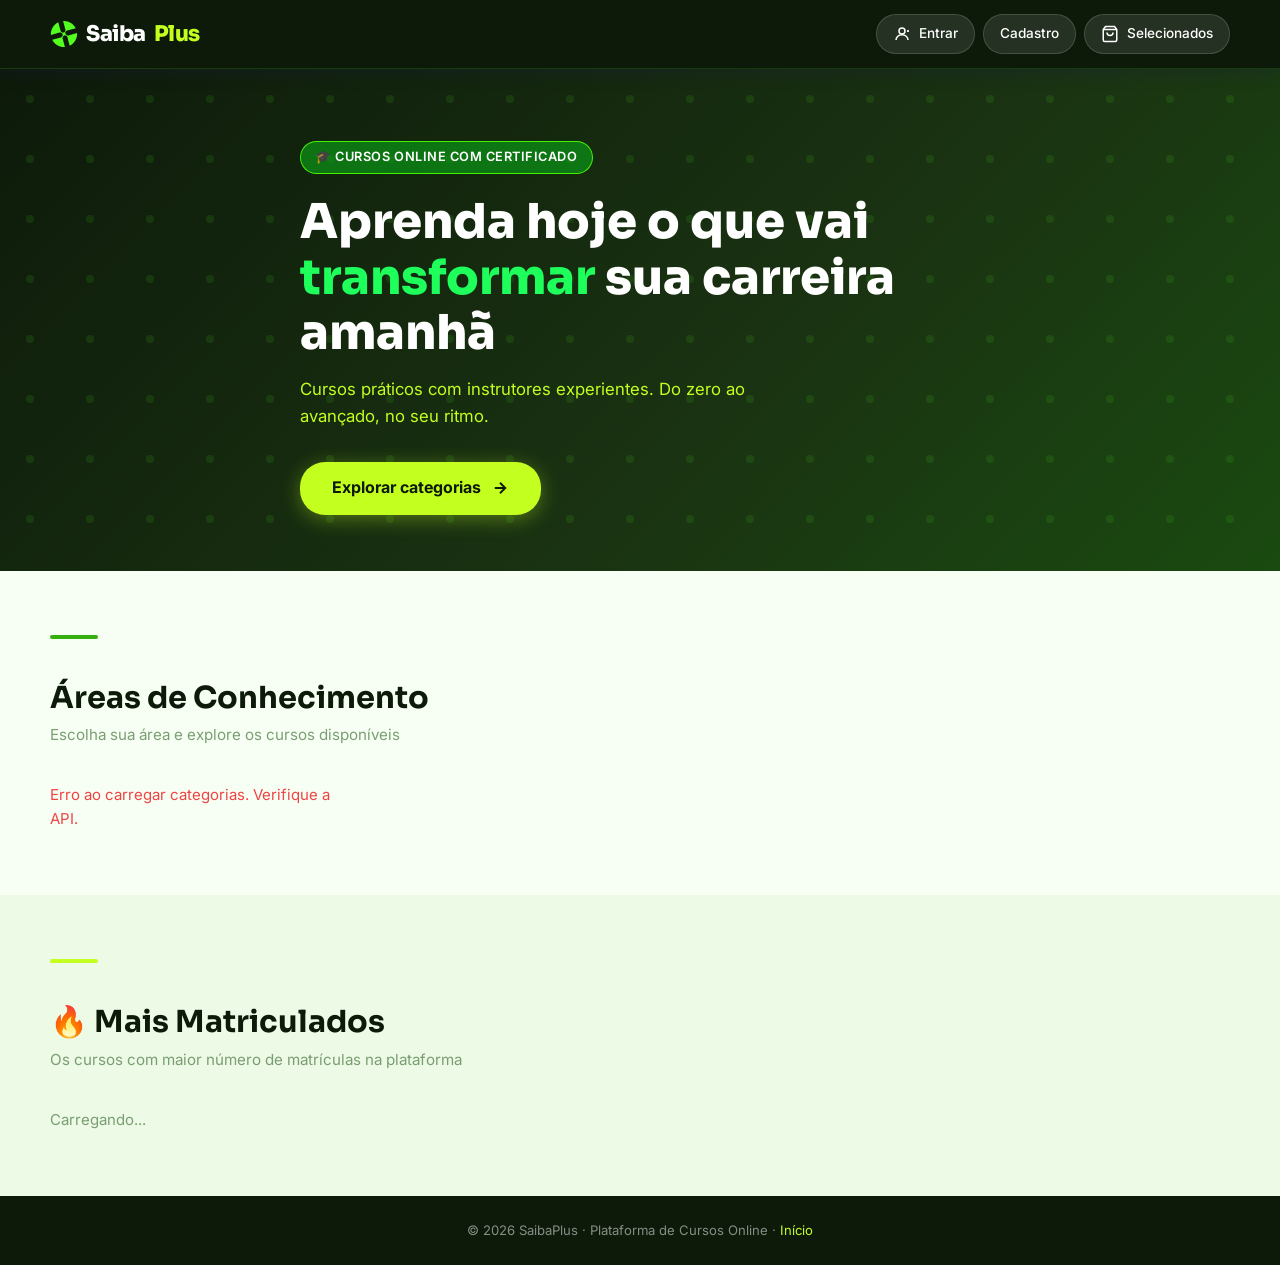
<file: routes/index.html>
<!DOCTYPE html>
<html lang="pt-BR">
<head>
  <meta charset="UTF-8"/>
  <meta name="viewport" content="width=device-width, initial-scale=1.0"/>
  <title>SaibaPlus — Cursos Online</title>
  <link rel="stylesheet" href="css/style.css"/>
</head>
<body>

<div id="nav-root"></div>

<section class="hero">
  <div class="container hero-content">
    <div class="hero-eyebrow">🎓 Cursos online com certificado</div>
    <h1>Aprenda hoje o que vai <em>transformar</em> sua carreira amanhã</h1>
    <p>Cursos práticos com instrutores experientes. Do zero ao avançado, no seu ritmo.</p>
    <a href="#categorias" class="hero-cta">
      Explorar categorias
      <svg width="18" height="18" viewBox="0 0 24 24" fill="none" stroke="currentColor" stroke-width="2.5"><path d="M5 12h14M12 5l7 7-7 7"/></svg>
    </a>
  </div>
</section>

<!-- CATEGORIAS -->
<section class="section-gap" id="categorias">
  <div class="container">
    <div class="section-divider"><div class="bar"></div></div>
    <h2 class="section-title">Áreas de Conhecimento</h2>
    <p class="section-sub">Escolha sua área e explore os cursos disponíveis</p>
    <div class="categories-grid" id="cat-grid">
      <p style="color:var(--gray-400)">Carregando categorias...</p>
    </div>
  </div>
</section>

<!-- TOP CURSOS -->
<section class="section-gap top-courses-section">
  <div class="container">
    <div class="section-divider"><div class="bar" style="background:#C3FF1F"></div></div>
    <h2 class="section-title">🔥 Mais Matriculados</h2>
    <p class="section-sub">Os cursos com maior número de matrículas na plataforma</p>
    <div class="top-grid" id="top-grid">
      <p style="color:var(--gray-400)">Carregando...</p>
    </div>
  </div>
</section>

<div id="footer-root"></div>

<script src="/routes/js/app.js"></script>
<script src="/routes/js/components.js"></script>
<script>
  document.getElementById('nav-root').innerHTML = buildNavbar();
  document.getElementById('footer-root').innerHTML = buildFooter();

  // Carrega categorias
  apiFetch('categorias').then(res => {
    const grid = document.getElementById('cat-grid');
    grid.innerHTML = '';
    res.data.forEach(cat => {
      grid.innerHTML += `
        <div class="cat-card" style="--cat-color:${cat.cor}">
          <div class="cat-icon" style="--cat-color:${cat.cor}">${cat.icone}</div>
          <div>
            <h3>${cat.nome}</h3>
            <p>${cat.descricao || ''}</p>
          </div>
          <a href="cursos.html?cat=${cat.id}" class="btn-primary">
            Ver cursos
            <svg width="14" height="14" viewBox="0 0 24 24" fill="none" stroke="currentColor" stroke-width="2.5"><path d="M5 12h14M12 5l7 7-7 7"/></svg>
          </a>
        </div>`;
    });
  }).catch(() => {
    document.getElementById('cat-grid').innerHTML =
      '<p style="color:#EF4444">Erro ao carregar categorias. Verifique a API.</p>';
  });

  // Carrega top cursos (todos, ordenados por matrículas)
  apiFetch('cursos').then(res => {
    const grid = document.getElementById('top-grid');
    grid.innerHTML = '';
    const top = res.data.slice(0, 5);
    if (top.length === 0) {
      grid.innerHTML = '<p style="color:var(--gray-400)">Nenhum curso cadastrado ainda.</p>';
      return;
    }
    top.forEach(c => {
      grid.innerHTML += `
        <div class="top-card" onclick="location.href='detalhe.html?id=${c.id}'">
          <img class="top-card-img" src="${c.imagem_url || 'https://images.unsplash.com/photo-1461749280684-dccba630e2f6?w=600&q=80'}" alt="${c.titulo}" loading="lazy"/>
          <div class="top-card-body">
            <div class="top-card-cat">${c.categoria ? c.categoria.nome : ''}</div>
            <h4>${c.titulo}</h4>
            <div class="top-card-meta">
              <span class="badge-enroll">👥 ${Number(c.matriculas).toLocaleString('pt-BR')} matrículas</span>
              <span>⏱ ${c.carga_horaria}</span>
            </div>
          </div>
        </div>`;
    });
  }).catch(() => {});
</script>
</body>
</html>
</file>
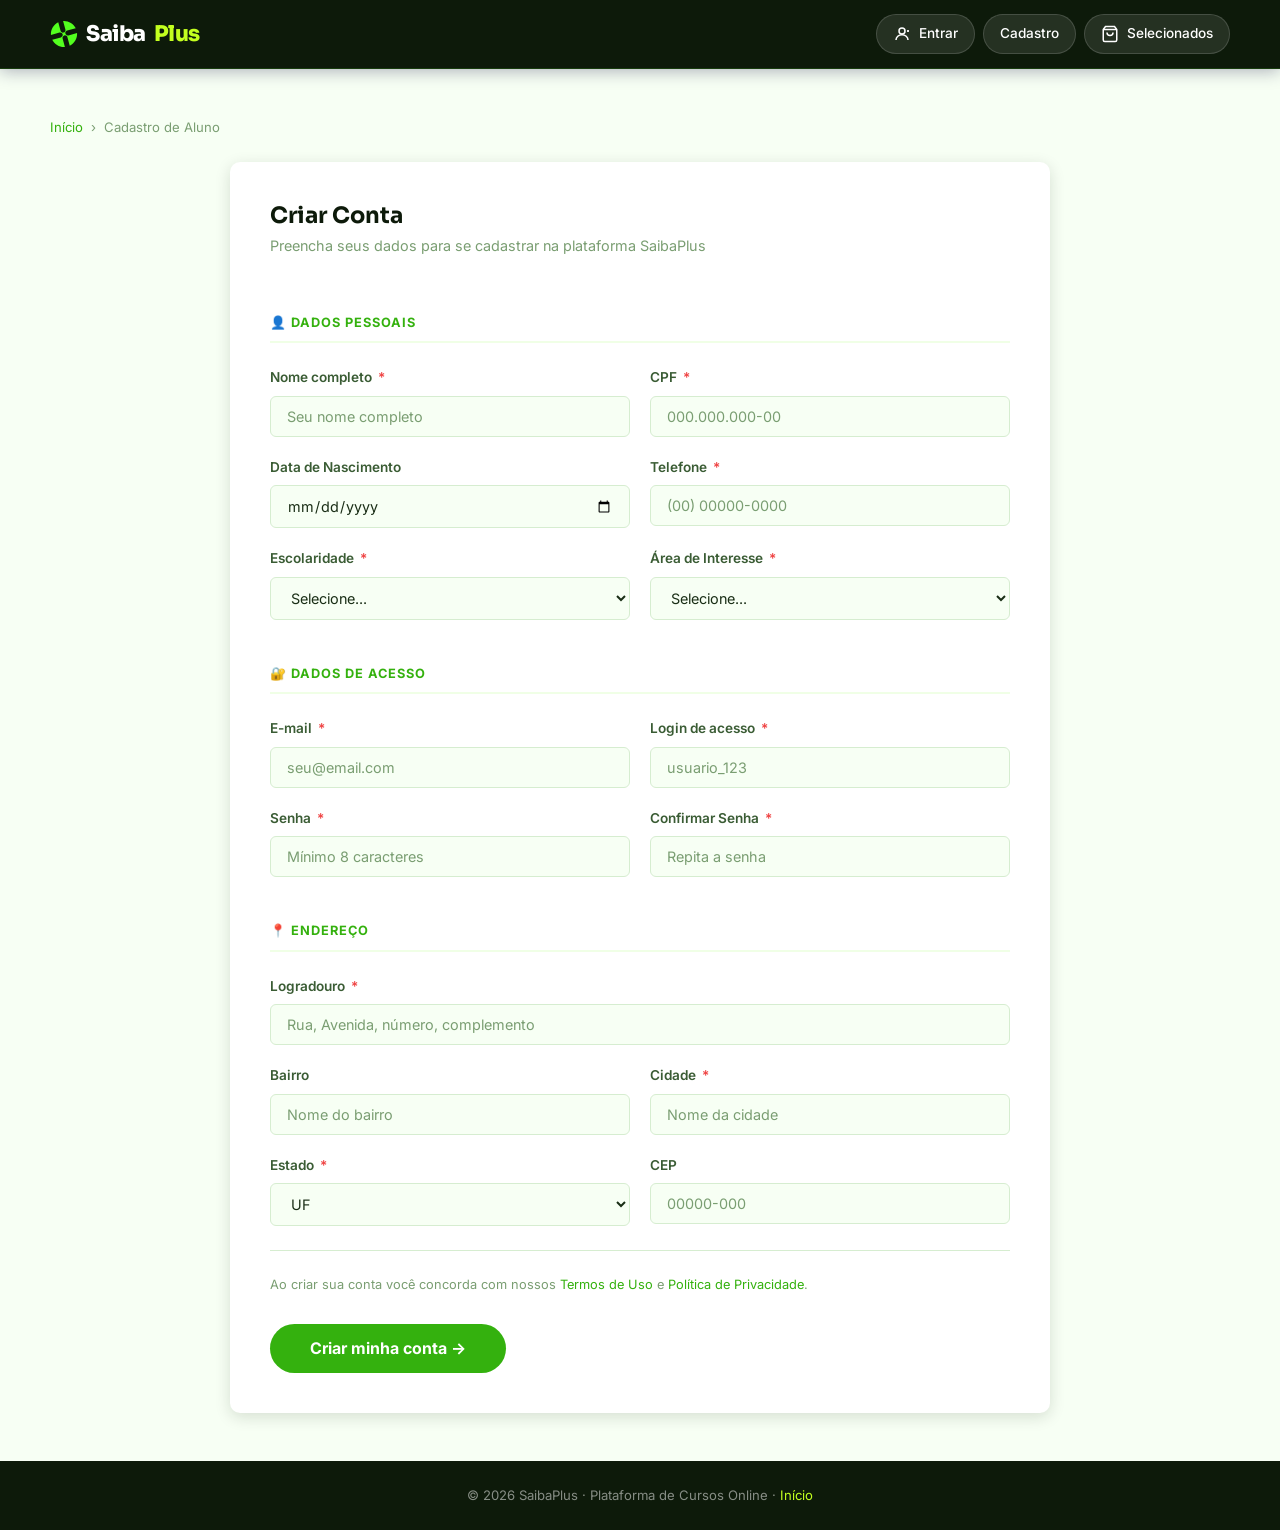
<file: routes/cadastro.html>
<!DOCTYPE html>
<html lang="pt-BR">
<head>
  <meta charset="UTF-8"/>
  <meta name="viewport" content="width=device-width, initial-scale=1.0"/>
  <title>Cadastro de Aluno — SaibaPlus</title>
  <link rel="stylesheet" href="css/style.css"/>
</head>
<body>

<div id="nav-root"></div>

<div class="form-page">
  <div class="container">
    <!-- Breadcrumb -->
    <nav class="breadcrumb" style="margin-bottom:1.5rem;color:var(--gray-400)">
      <a href="index.html" style="color:var(--indigo-500)">Início</a>
      <span>›</span>
      <span>Cadastro de Aluno</span>
    </nav>

    <div class="form-card">
      <h2>Criar Conta</h2>
      <p class="form-sub">Preencha seus dados para se cadastrar na plataforma SaibaPlus</p>

      <!-- Método GET para visualização dos campos enviados -->
      <form id="reg-form" novalidate>

        <div class="form-grid">

          <!-- DADOS PESSOAIS -->
          <span class="form-section-title">👤 Dados Pessoais</span>

          <div class="form-group">
            <label for="nome">Nome completo <span>*</span></label>
            <input class="form-control" type="text" id="nome" name="nome"
                   placeholder="Seu nome completo" required/>
          </div>

          <div class="form-group">
            <label for="cpf">CPF <span>*</span></label>
            <input class="form-control" type="text" id="cpf" name="cpf"
                   placeholder="000.000.000-00" maxlength="14" required/>
          </div>

          <div class="form-group">
            <label for="nascimento">Data de Nascimento</label>
            <input class="form-control" type="date" id="nascimento" name="nascimento"/>
          </div>

          <div class="form-group">
            <label for="telefone">Telefone <span>*</span></label>
            <input class="form-control" type="tel" id="telefone" name="telefone"
                   placeholder="(00) 00000-0000" maxlength="15" required/>
          </div>

          <div class="form-group">
            <label for="escolaridade">Escolaridade <span>*</span></label>
            <select class="form-control" id="escolaridade" name="escolaridade" required>
              <option value="">Selecione...</option>
              <option value="fund_inc">Ensino Fundamental Incompleto</option>
              <option value="fund_comp">Ensino Fundamental Completo</option>
              <option value="medio_inc">Ensino Médio Incompleto</option>
              <option value="medio_comp">Ensino Médio Completo</option>
              <option value="sup_inc">Superior Incompleto</option>
              <option value="sup_comp">Superior Completo</option>
              <option value="pos">Pós-graduação / MBA</option>
              <option value="mestrado">Mestrado</option>
              <option value="doutorado">Doutorado</option>
            </select>
          </div>

          <div class="form-group">
            <label for="area_interesse">Área de Interesse <span>*</span></label>
            <select class="form-control" id="area_interesse" name="area_interesse" required>
              <option value="">Selecione...</option>
              <option value="programacao">Programação</option>
              <option value="design">Design</option>
              <option value="administracao">Administração</option>
              <option value="idiomas">Idiomas</option>
              <option value="marketing">Marketing Digital</option>
              <option value="dados">Dados & IA</option>
              <option value="outro">Outra área</option>
            </select>
          </div>

          <!-- ACESSO -->
          <span class="form-section-title">🔐 Dados de Acesso</span>

          <div class="form-group">
            <label for="email">E-mail <span>*</span></label>
            <input class="form-control" type="email" id="email" name="email"
                   placeholder="seu@email.com" required/>
          </div>

          <div class="form-group">
            <label for="login">Login de acesso <span>*</span></label>
            <input class="form-control" type="text" id="login" name="login"
                   placeholder="usuario_123" pattern="[a-z0-9_]+" required/>
          </div>

          <div class="form-group">
            <label for="senha">Senha <span>*</span></label>
            <input class="form-control" type="password" id="senha" name="senha"
                   placeholder="Mínimo 8 caracteres" minlength="8" required/>
          </div>

          <div class="form-group">
            <label for="confirma_senha">Confirmar Senha <span>*</span></label>
            <input class="form-control" type="password" id="confirma_senha" name="confirma_senha"
                   placeholder="Repita a senha" required/>
          </div>

          <!-- ENDEREÇO -->
          <span class="form-section-title">📍 Endereço</span>

          <div class="form-group full">
            <label for="endereco">Logradouro <span>*</span></label>
            <input class="form-control" type="text" id="endereco" name="endereco"
                   placeholder="Rua, Avenida, número, complemento" required/>
          </div>

          <div class="form-group">
            <label for="bairro">Bairro</label>
            <input class="form-control" type="text" id="bairro" name="bairro"
                   placeholder="Nome do bairro"/>
          </div>

          <div class="form-group">
            <label for="cidade">Cidade <span>*</span></label>
            <input class="form-control" type="text" id="cidade" name="cidade"
                   placeholder="Nome da cidade" required/>
          </div>

          <div class="form-group">
            <label for="estado">Estado <span>*</span></label>
            <select class="form-control" id="estado" name="estado" required>
              <option value="">UF</option>
              <option>AC</option><option>AL</option><option>AM</option><option>AP</option>
              <option>BA</option><option>CE</option><option>DF</option><option>ES</option>
              <option>GO</option><option>MA</option><option>MG</option><option>MS</option>
              <option>MT</option><option>PA</option><option>PB</option><option>PE</option>
              <option>PI</option><option>PR</option><option>RJ</option><option>RN</option>
              <option>RO</option><option>RR</option><option>RS</option><option>SC</option>
              <option>SE</option><option>SP</option><option>TO</option>
            </select>
          </div>

          <div class="form-group">
            <label for="cep">CEP</label>
            <input class="form-control" type="text" id="cep" name="cep"
                   placeholder="00000-000" maxlength="9"/>
          </div>

        </div><!-- /form-grid -->

        <div class="form-footer">
          <div>
            <p style="font-size:.8rem;color:var(--gray-400)">
              Ao criar sua conta você concorda com nossos
              <a href="#" style="color:var(--indigo-500)">Termos de Uso</a> e
              <a href="#" style="color:var(--indigo-500)">Política de Privacidade</a>.
            </p>
          </div>
          <button type="submit" class="btn-submit">
            Criar minha conta →
          </button>
        </div>

      </form>
    </div>
  </div>
</div>

<div id="footer-root"></div>

<script src="/routes/js/app.js"></script>
<script src="/routes/js/components.js"></script>
<script>
  document.getElementById('nav-root').innerHTML = buildNavbar();
  document.getElementById('footer-root').innerHTML = buildFooter();

  // Máscaras
  document.getElementById('cpf').addEventListener('input', function() {
    let v = this.value.replace(/\D/g,'').slice(0,11);
    v = v.replace(/(\d{3})(\d)/,'$1.$2');
    v = v.replace(/(\d{3})(\d)/,'$1.$2');
    v = v.replace(/(\d{3})(\d{1,2})$/,'$1-$2');
    this.value = v;
  });

  document.getElementById('telefone').addEventListener('input', function() {
    let v = this.value.replace(/\D/g,'').slice(0,11);
    if(v.length > 10) v = v.replace(/^(\d{2})(\d{5})(\d{4})/,'($1) $2-$3');
    else v = v.replace(/^(\d{2})(\d{4})(\d)/,'($1) $2-$3');
    this.value = v;
  });

  document.getElementById('cep').addEventListener('input', function() {
    let v = this.value.replace(/\D/g,'').slice(0,8);
    if(v.length > 5) v = v.slice(0,5)+'-'+v.slice(5);
    this.value = v;
  });

  // Submit via API
  document.getElementById('reg-form').addEventListener('submit', async function(e) {
    e.preventDefault();

    const senha   = document.getElementById('senha').value;
    const confirm = document.getElementById('confirma_senha').value;

    if (senha !== confirm) {
      showToast('❌ As senhas não coincidem!', 'error'); return;
    }

    const required = this.querySelectorAll('[required]');
    let missing = false;
    required.forEach(f => {
      f.style.borderColor = '';
      if (!f.value.trim()) { f.style.borderColor = '#EF4444'; missing = true; }
    });
    if (missing) { showToast('❌ Preencha todos os campos obrigatórios', 'error'); return; }

    const btn = this.querySelector('.btn-submit');
    btn.textContent = 'Cadastrando...';
    btn.disabled    = true;

    const res = await apiPost('usuarios', {
      nome:           document.getElementById('nome').value,
      cpf:            document.getElementById('cpf').value,
      email:          document.getElementById('email').value,
      login:          document.getElementById('login').value,
      senha:          senha,
      telefone:       document.getElementById('telefone').value,
      nascimento:     document.getElementById('nascimento').value,
      escolaridade:   document.getElementById('escolaridade').value,
      area_interesse: document.getElementById('area_interesse').value,
      endereco:       document.getElementById('endereco').value,
      bairro:         document.getElementById('bairro').value,
      cidade:         document.getElementById('cidade').value,
      estado:         document.getElementById('estado').value,
      cep:            document.getElementById('cep').value,
    });

    btn.textContent = 'Criar minha conta →';
    btn.disabled    = false;

    if (res.success) {
      showToast('✅ Conta criada! Faça login.', 'success');
      setTimeout(() => window.location.href = 'login.html', 1200);
    } else {
      const msg = res.errors
        ? Object.values(res.errors).flat().join(' ')
        : res.message || 'Erro ao cadastrar.';
      showToast('❌ ' + msg, 'error');
    }
  });
</script>

</body>
</html>
</file>
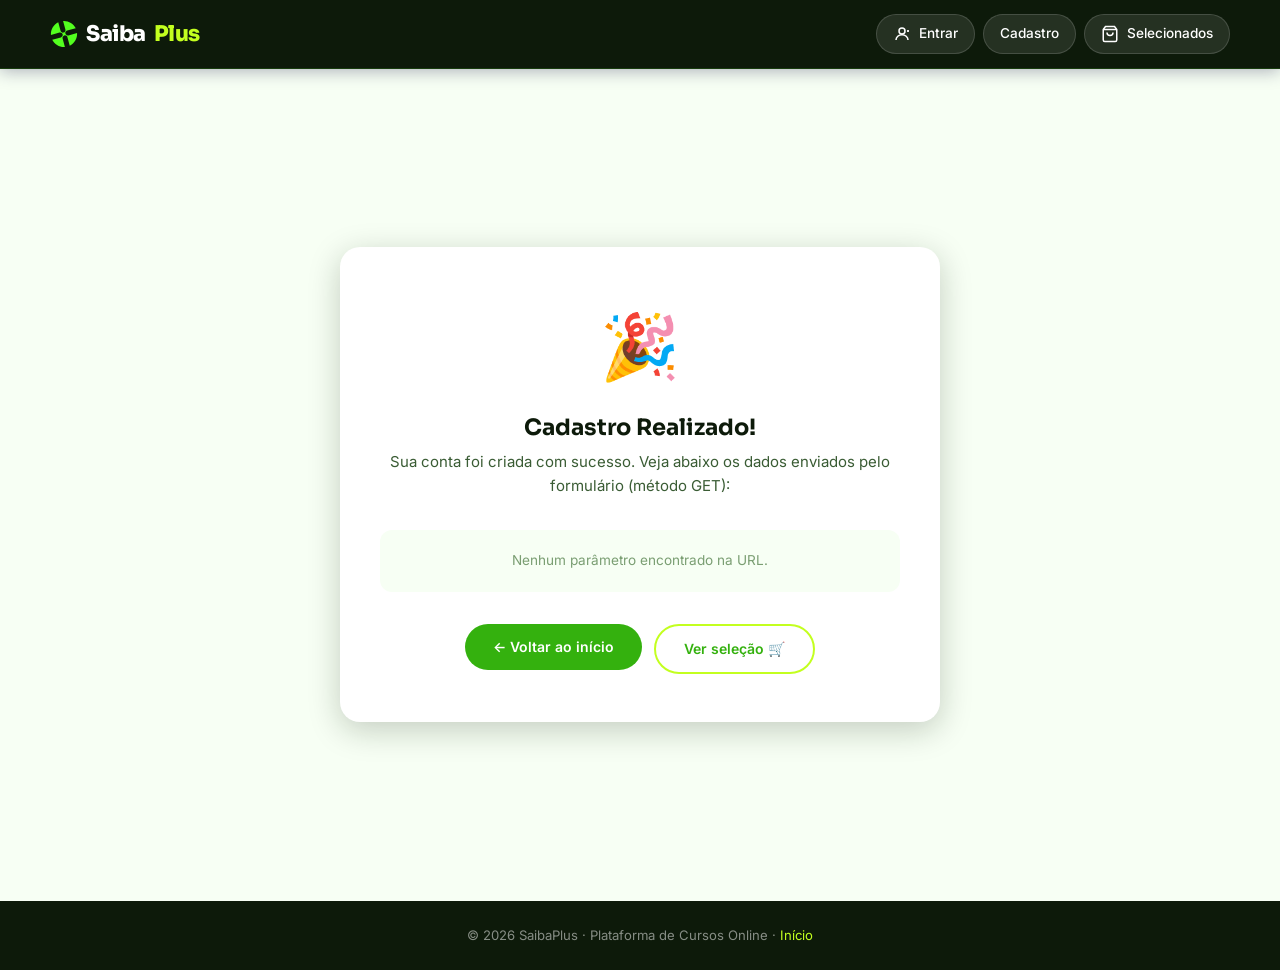
<file: routes/confirmacao.html>
<!DOCTYPE html>
<html lang="pt-BR">
<head>
  <meta charset="UTF-8"/>
  <meta name="viewport" content="width=device-width, initial-scale=1.0"/>
  <title>Cadastro Enviado — SaibaPlus</title>
  <link rel="stylesheet" href="css/style.css"/>
</head>
<body>

<div id="nav-root"></div>

<div style="min-height:calc(100vh - 68px);display:flex;align-items:center;justify-content:center;padding:2rem">
  <div style="background:white;border-radius:20px;padding:3rem 2.5rem;max-width:600px;width:100%;box-shadow:var(--shadow-lg);text-align:center">
    <div style="font-size:4rem;margin-bottom:1rem">🎉</div>
    <h2 style="font-family:'Sora',sans-serif;color:var(--indigo-900);margin-bottom:.5rem">Cadastro Realizado!</h2>
    <p style="color:var(--gray-600);margin-bottom:2rem">Sua conta foi criada com sucesso. Veja abaixo os dados enviados pelo formulário (método GET):</p>

    <div id="params-table" style="text-align:left;background:var(--gray-50);border-radius:12px;padding:1.25rem;margin-bottom:2rem;font-size:.85rem;overflow:auto"></div>

    <div style="display:flex;gap:.75rem;justify-content:center;flex-wrap:wrap">
      <a href="index.html" class="btn-primary" style="text-decoration:none;padding:.75rem 1.75rem">← Voltar ao início</a>
      <a href="matricula.html" style="display:inline-flex;align-items:center;gap:.4rem;border:2px solid var(--indigo-200);color:var(--indigo-500);border-radius:50px;padding:.75rem 1.75rem;font-weight:600;font-size:.875rem">Ver seleção 🛒</a>
    </div>
  </div>
</div>

<div id="footer-root"></div>

<script src="/routes/js/app.js"></script>
<script src="/routes/js/components.js"></script>
<script>
  document.getElementById('nav-root').innerHTML = buildNavbar();
  document.getElementById('footer-root').innerHTML = buildFooter();

  const params = new URLSearchParams(window.location.search);
  const labels = {
    nome:'Nome', cpf:'CPF', nascimento:'Nascimento', telefone:'Telefone',
    escolaridade:'Escolaridade', area_interesse:'Área de Interesse',
    email:'E-mail', login:'Login', endereco:'Endereço',
    bairro:'Bairro', cidade:'Cidade', estado:'Estado', cep:'CEP'
  };

  let html = '<table style="width:100%;border-collapse:collapse">';
  for (const [key, val] of params.entries()) {
    if (key === 'senha' || key === 'confirma_senha') continue; // never display passwords
    const label = labels[key] || key;
    html += `<tr style="border-bottom:1px solid var(--gray-200)">
      <td style="padding:.5rem .75rem;font-weight:600;color:var(--gray-600);white-space:nowrap">${label}</td>
      <td style="padding:.5rem .75rem;color:var(--gray-800)">${val || '<em style="color:var(--gray-400)">não informado</em>'}</td>
    </tr>`;
  }
  html += '</table>';

  if([...params.entries()].length === 0) {
    html = '<p style="color:var(--gray-400);text-align:center">Nenhum parâmetro encontrado na URL.</p>';
  }
  document.getElementById('params-table').innerHTML = html;
</script>
</body>
</html>
</file>
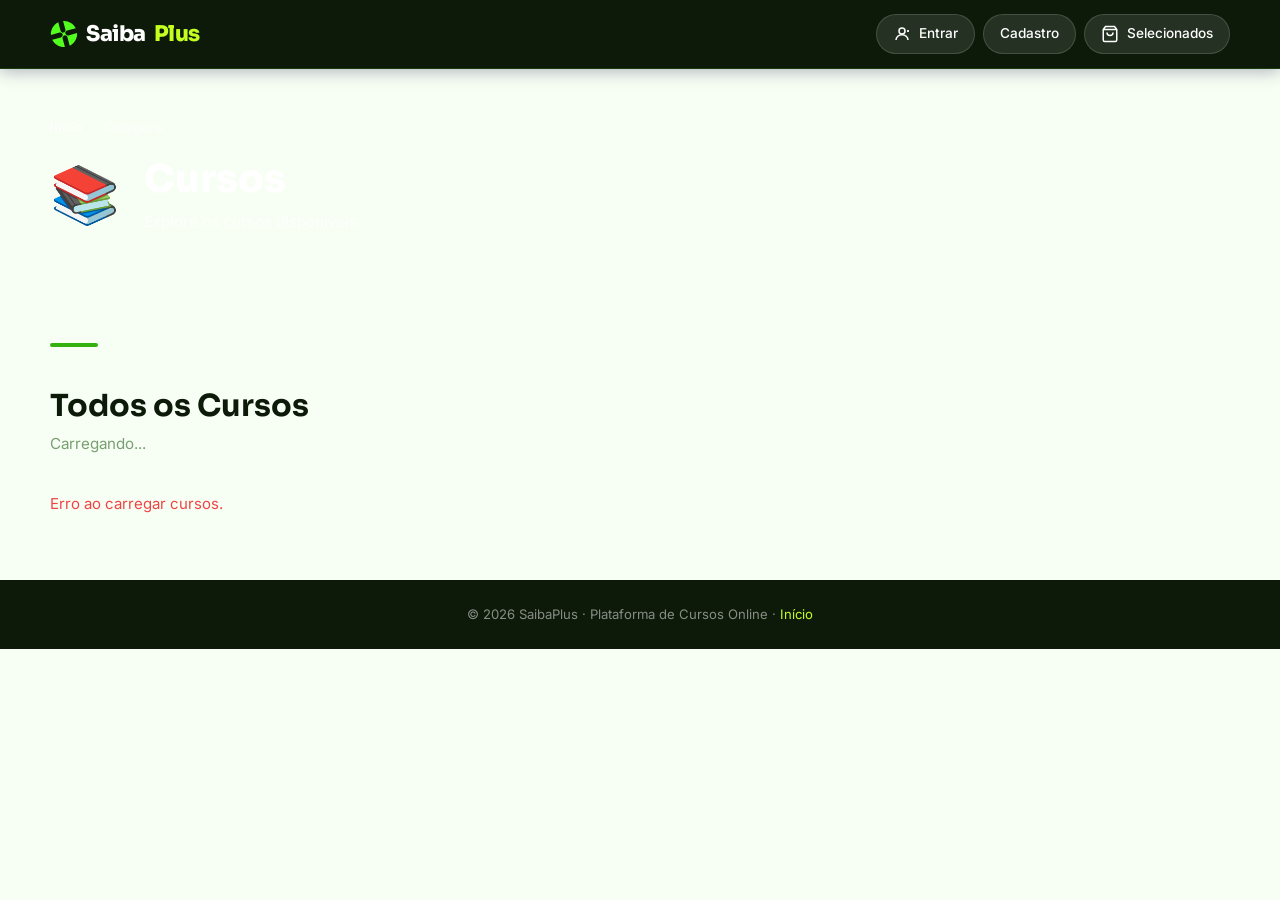
<file: routes/cursos.html>
<!DOCTYPE html>
<html lang="pt-BR">
<head>
  <meta charset="UTF-8"/>
  <meta name="viewport" content="width=device-width, initial-scale=1.0"/>
  <title>Cursos — SaibaPlus</title>
  <link rel="stylesheet" href="css/style.css"/>
</head>
<body>

<div id="nav-root"></div>

<div class="cat-hero" id="cat-hero">
  <div class="container">
    <nav class="breadcrumb">
      <a href="index.html">Início</a>
      <span>›</span>
      <span id="bread-cat">Categoria</span>
    </nav>
    <div class="cat-hero-inner">
      <div class="cat-hero-icon" id="cat-icon">📚</div>
      <div>
        <h1 id="cat-title">Cursos</h1>
        <p id="cat-desc">Explore os cursos disponíveis</p>
      </div>
    </div>
  </div>
</div>

<section class="section-gap">
  <div class="container">
    <div class="section-divider"><div class="bar" id="divider-bar"></div></div>
    <h2 class="section-title" id="courses-heading">Todos os Cursos</h2>
    <p class="section-sub" id="courses-sub">Carregando...</p>
    <div class="courses-grid" id="courses-grid">
      <p style="color:var(--gray-400)">Carregando cursos...</p>
    </div>
  </div>
</section>

<div id="footer-root"></div>

<script src="/routes/js/app.js"></script>
<script src="/routes/js/components.js"></script>
<script>
  document.getElementById('nav-root').innerHTML = buildNavbar();
  document.getElementById('footer-root').innerHTML = buildFooter();

  const params = new URLSearchParams(window.location.search);
  const catId  = params.get('cat');

  // Carrega info da categoria
  apiFetch('categorias').then(res => {
    const cat = res.data.find(c => c.id == catId);
    if (!cat) return;
    document.title = `${cat.nome} — SaibaPlus`;
    document.getElementById('cat-hero').style.background =
      `linear-gradient(120deg, ${cat.cor} 0%, color-mix(in srgb, ${cat.cor} 70%, black) 100%)`;
    document.getElementById('bread-cat').textContent  = cat.nome;
    document.getElementById('cat-icon').textContent   = cat.icone;
    document.getElementById('cat-title').textContent  = cat.nome;
    document.getElementById('cat-desc').textContent   = cat.descricao || '';
    document.getElementById('courses-heading').textContent = `Cursos de ${cat.nome}`;
    document.getElementById('divider-bar').style.background = cat.cor;
  });

  // Carrega cursos da categoria
  apiFetch(`cursos?categoria_id=${catId}`).then(res => {
    const grid = document.getElementById('courses-grid');
    const sub  = document.getElementById('courses-sub');
    grid.innerHTML = '';

    if (res.data.length === 0) {
      sub.textContent = '0 cursos disponíveis';
      grid.innerHTML = `
        <div style="grid-column:1/-1;text-align:center;padding:4rem 0;color:var(--gray-400)">
          <div style="font-size:3rem">😕</div>
          <h3 style="color:var(--gray-600);margin:.75rem 0 .5rem">Nenhum curso nesta categoria ainda</h3>
          <a href="index.html" style="color:var(--indigo-500);font-weight:600">← Voltar ao início</a>
        </div>`;
      return;
    }

    sub.textContent = `${res.data.length} curso(s) disponível(is)`;
    res.data.forEach(c => {
      grid.innerHTML += `
        <div class="course-card">
          <img class="course-card-img"
               src="${c.imagem_url || 'https://images.unsplash.com/photo-1461749280684-dccba630e2f6?w=600&q=80'}"
               alt="${c.titulo}" loading="lazy"
               onclick="location.href='detalhe.html?id=${c.id}'"
               title="Ver detalhes"/>
          <div class="course-card-body">
            <span class="level-badge level-${c.nivel}">${levelLabel(c.nivel)}</span>
            <h3>${c.titulo}</h3>
            <p>${c.descricao || ''}</p>
            <div class="course-meta">
              <span>⏱ ${c.carga_horaria}</span>
              <span>👤 ${c.instrutor || ''}</span>
            </div>
            <div class="course-meta">
              <span>👥 ${Number(c.matriculas).toLocaleString('pt-BR')} matrículas</span>
            </div>
            <div class="price-row">
              <span class="price">${formatPrice(c.preco)}</span>
              <button class="btn-add-cart"
                onclick="addToCart(${c.id}, '${c.titulo.replace(/'/g,"\\'")}', ${c.preco}, '${c.imagem_url || ''}')">
                + Selecionar
              </button>
            </div>
          </div>
        </div>`;
    });
  }).catch(() => {
    document.getElementById('courses-grid').innerHTML =
      '<p style="color:#EF4444">Erro ao carregar cursos.</p>';
  });
</script>
</body>
</html>
</file>
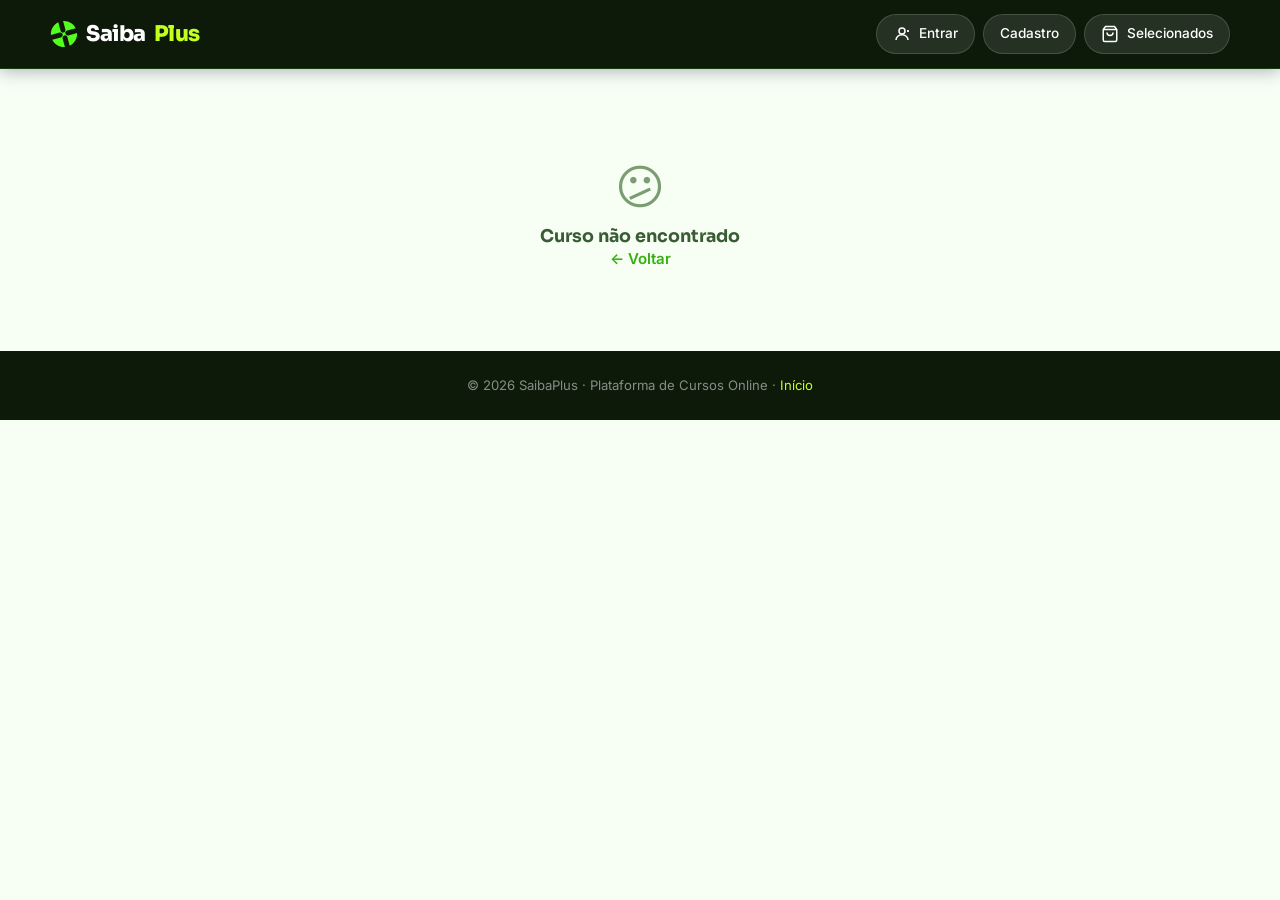
<file: routes/detalhe.html>
<!DOCTYPE html>
<html lang="pt-BR">
<head>
  <meta charset="UTF-8"/>
  <meta name="viewport" content="width=device-width, initial-scale=1.0"/>
  <title>Detalhes do Curso — SaibaPlus</title>
  <link rel="stylesheet" href="css/style.css"/>
</head>
<body>

<div id="nav-root"></div>
<div id="page-content">
  <div style="text-align:center;padding:5rem;color:var(--gray-400)">Carregando...</div>
</div>
<div id="footer-root"></div>

<script src="/routes/js/app.js"></script>
<script src="/routes/js/components.js"></script>
<script>
  document.getElementById('nav-root').innerHTML = buildNavbar();
  document.getElementById('footer-root').innerHTML = buildFooter();

  const id = new URLSearchParams(window.location.search).get('id');

  apiFetch(`cursos/${id}`).then(res => {
    const c   = res.data;
    const cat = c.categoria || {};
    document.title = `${c.titulo} — SaibaPlus`;

    document.getElementById('page-content').innerHTML = `
      <section class="detail-hero">
        <div class="container">
          <nav class="breadcrumb">
            <a href="index.html">Início</a> <span>›</span>
            <a href="cursos.html?cat=${cat.id}">${cat.nome || 'Cursos'}</a> <span>›</span>
            <span>${c.titulo}</span>
          </nav>
          <div class="detail-grid">
            <div>
              <div class="detail-badges">
                <span class="detail-badge">${cat.icone || ''} ${cat.nome || ''}</span>
                <span class="detail-badge">🎓 ${levelLabel(c.nivel)}</span>
                <span class="detail-badge">🖥 Online</span>
              </div>
              <h1>${c.titulo}</h1>
              <p style="color:var(--indigo-200);font-size:1rem;line-height:1.6">${c.descricao || ''}</p>
              <div class="detail-meta-row">
                <span>⏱ ${c.carga_horaria}</span>
                <span>👤 ${c.instrutor || ''}</span>
                <span>👥 ${Number(c.matriculas).toLocaleString('pt-BR')} alunos</span>
              </div>
            </div>
            <div>
              <img src="${c.imagem_url || 'https://images.unsplash.com/photo-1461749280684-dccba630e2f6?w=600&q=80'}"
                   alt="${c.titulo}" style="border-radius:10px;width:100%;height:260px;object-fit:cover"/>
            </div>
          </div>
        </div>
      </section>

      <div class="detail-content">
        <div class="container">
          <div class="content-grid">
            <div>
              <div class="detail-section">
                <h2>📋 Sobre o Curso</h2>
                <p>${c.descricao || ''}</p>
              </div>
              <div class="detail-section">
                <h2>✅ Pré-requisitos</h2>
                <ul>
                  ${c.nivel === 'iniciante'
                    ? '<li>Nenhum pré-requisito técnico</li><li>Vontade de aprender</li>'
                    : '<li>Conhecimentos básicos na área</li><li>Familiaridade com as ferramentas</li>'}
                </ul>
              </div>
            </div>
            <div class="detail-sidebar">
              <div class="price-big">${formatPrice(c.preco)}</div>
              <p style="color:var(--gray-400);font-size:.8rem;margin:.25rem 0 1rem">Acesso vitalício após matrícula</p>
              <button class="btn-enroll"
                onclick="addToCart(${c.id}, '${c.titulo.replace(/'/g,"\\'")}', ${c.preco}, '${c.imagem_url || ''}'); showToast('Adicionado!','success')">
                🎓 Selecionar para Matrícula
              </button>
              <div class="instructor" style="display:flex;align-items:center;gap:.75rem;padding:1rem 0;border-top:1px solid var(--gray-200);border-bottom:1px solid var(--gray-200);margin:1rem 0">
                <div class="instructor-avatar">👨‍🏫</div>
                <div>
                  <div style="font-weight:600;font-size:.9rem;color:var(--indigo-900)">${c.instrutor || ''}</div>
                  <div style="font-size:.78rem;color:var(--gray-400)">Instrutor(a)</div>
                </div>
              </div>
              <ul class="sidebar-list">
                <li><span>Carga horária</span><strong>${c.carga_horaria}</strong></li>
                <li><span>Nível</span><strong>${levelLabel(c.nivel)}</strong></li>
                <li><span>Modalidade</span><strong>Online</strong></li>
                <li><span>Certificado</span><strong>✅ Incluso</strong></li>
                <li><span>Matrículas</span><strong>${Number(c.matriculas).toLocaleString('pt-BR')}</strong></li>
              </ul>
            </div>
          </div>
        </div>
      </div>`;
  }).catch(() => {
    document.getElementById('page-content').innerHTML = `
      <div style="text-align:center;padding:5rem;color:var(--gray-400)">
        <div style="font-size:3rem">😕</div>
        <h3 style="color:var(--gray-600)">Curso não encontrado</h3>
        <a href="index.html" style="color:var(--indigo-500);font-weight:600">← Voltar</a>
      </div>`;
  });
</script>
</body>
</html>
</file>
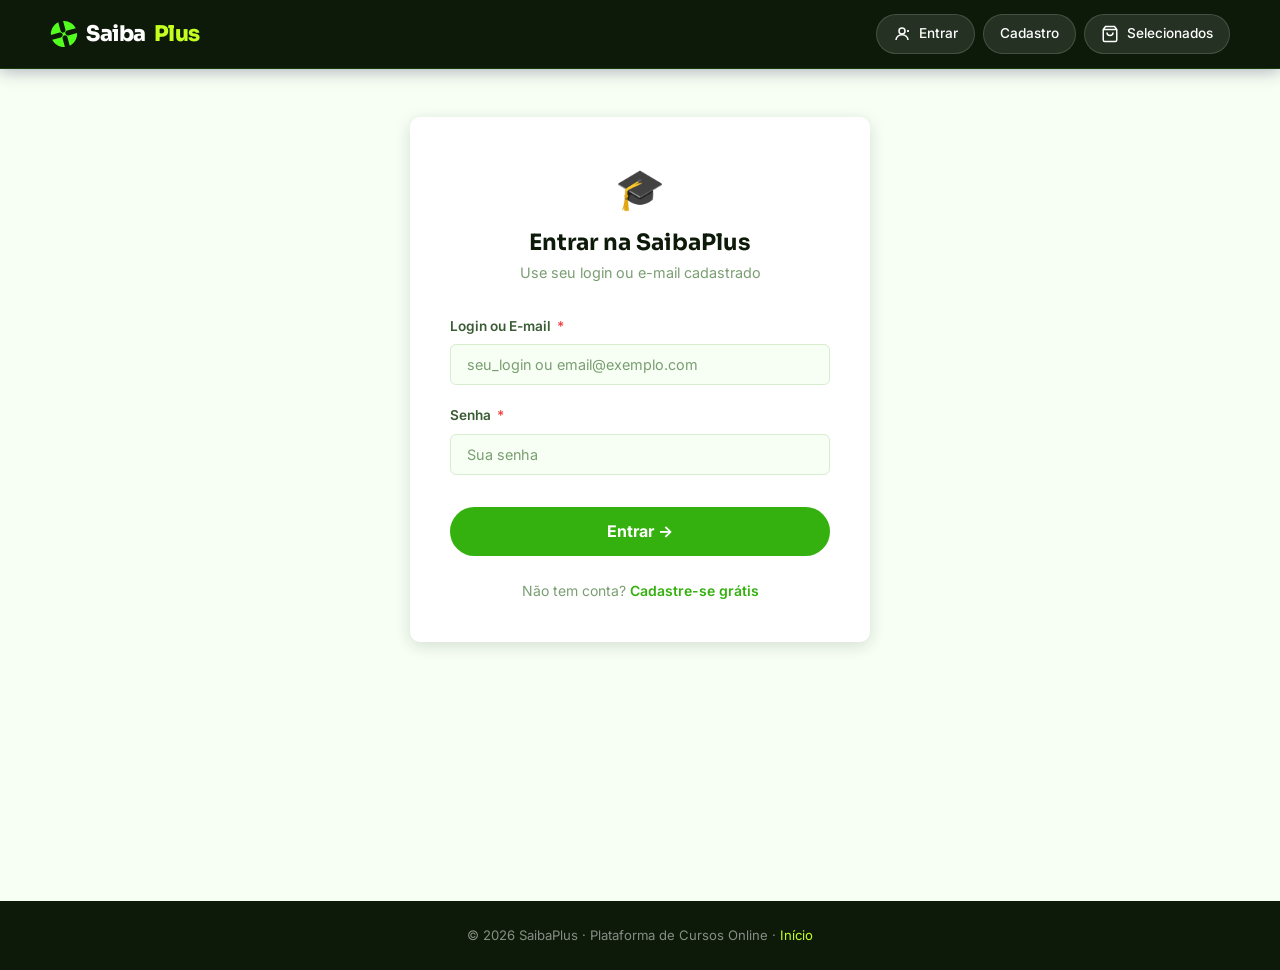
<file: routes/login.html>
<!DOCTYPE html>
<html lang="pt-BR">
<head>
  <meta charset="UTF-8"/>
  <meta name="viewport" content="width=device-width, initial-scale=1.0"/>
  <title>Entrar — SaibaPlus</title>
  <link rel="stylesheet" href="css/style.css"/>
</head>
<body>

<div id="nav-root"></div>

<div class="form-page">
  <div class="container" style="max-width:460px">
    <div class="form-card">
      <div style="text-align:center;margin-bottom:2rem">
        <div style="font-size:2.5rem;margin-bottom:.5rem">🎓</div>
        <h2>Entrar na SaibaPlus</h2>
        <p class="form-sub">Use seu login ou e-mail cadastrado</p>
      </div>

      <div id="login-error" style="display:none;background:#FEE2E2;color:#991B1B;padding:.75rem 1rem;border-radius:6px;font-size:.875rem;margin-bottom:1rem"></div>

      <div style="display:flex;flex-direction:column;gap:1.25rem">
        <div class="form-group">
          <label for="login">Login ou E-mail <span>*</span></label>
          <input class="form-control" type="text" id="login" placeholder="seu_login ou email@exemplo.com"/>
        </div>
        <div class="form-group">
          <label for="senha">Senha <span>*</span></label>
          <input class="form-control" type="password" id="senha" placeholder="Sua senha"/>
        </div>
        <button class="btn-submit" id="btn-login" onclick="fazerLogin()" style="width:100%">
          Entrar →
        </button>
      </div>

      <p style="text-align:center;margin-top:1.5rem;font-size:.875rem;color:var(--gray-400)">
        Não tem conta?
        <a href="cadastro.html" style="color:var(--indigo-500);font-weight:600">Cadastre-se grátis</a>
      </p>
    </div>
  </div>
</div>

<div id="footer-root"></div>

<script src="/routes/js/app.js"></script>
<script src="/routes/js/components.js"></script>
<script>
  document.getElementById('nav-root').innerHTML = buildNavbar();
  document.getElementById('footer-root').innerHTML = buildFooter();

  // Se já estiver logado, redireciona
  if (isLoggedIn()) window.location.href = 'matricula.html';

  // Enter no campo senha dispara login
  document.getElementById('senha').addEventListener('keydown', e => {
    if (e.key === 'Enter') fazerLogin();
  });

  async function fazerLogin() {
    const loginVal = document.getElementById('login').value.trim();
    const senhaVal = document.getElementById('senha').value;
    const errEl    = document.getElementById('login-error');
    const btn      = document.getElementById('btn-login');

    errEl.style.display = 'none';

    if (!loginVal || !senhaVal) {
      errEl.textContent    = 'Preencha login e senha.';
      errEl.style.display  = 'block';
      return;
    }

    btn.textContent  = 'Entrando...';
    btn.disabled     = true;

    const res = await apiPost('auth/login', { login: loginVal, senha: senhaVal });

    btn.textContent = 'Entrar →';
    btn.disabled    = false;

    if (res.success) {
      localStorage.setItem('saibaplus_token',   res.token);
      localStorage.setItem('saibaplus_usuario', JSON.stringify(res.usuario));
      showToast(`Bem-vindo(a), ${res.usuario.nome.split(' ')[0]}!`, 'success');
      setTimeout(() => window.location.href = 'matricula.html', 800);
    } else {
      errEl.textContent   = res.message || 'Credenciais inválidas.';
      errEl.style.display = 'block';
    }
  }
</script>
</body>
</html>
</file>
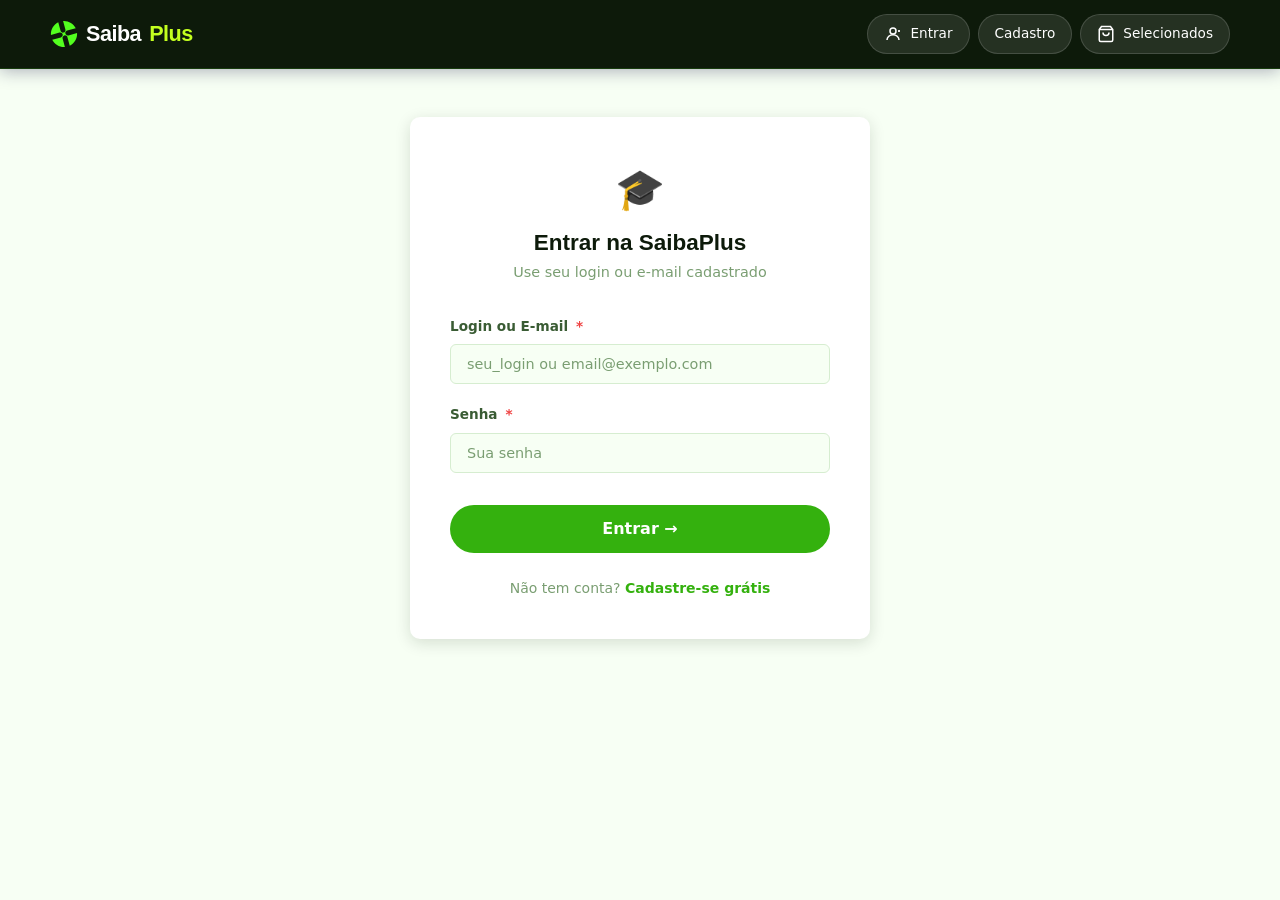
<file: routes/matricula.html>
<!DOCTYPE html>
<html lang="pt-BR">
<head>
  <meta charset="UTF-8"/>
  <meta name="viewport" content="width=device-width, initial-scale=1.0"/>
  <title>Seleção de Matrícula — SaibaPlus</title>
  <link rel="stylesheet" href="css/style.css"/>
</head>
<body>

<div id="nav-root"></div>

<div class="cart-page">
  <div class="container">

    <nav class="breadcrumb" style="margin-bottom:1.5rem;color:var(--gray-400)">
      <a href="index.html" style="color:var(--indigo-500)">Início</a>
      <span>›</span>
      <span>Seleção para Matrícula</span>
    </nav>

    <div style="margin-bottom:2rem">
      <div class="section-divider"><div class="bar"></div></div>
      <h2 class="section-title">🎓 Minha Seleção</h2>
      <p class="section-sub" id="cart-subtitle">Cursos selecionados para matrícula</p>
    </div>

    <div id="cart-content"></div>

  </div>
</div>

<!-- MODAL: confirmar remoção -->
<div class="modal-overlay" id="del-modal">
  <div class="modal">
    <h3>Remover curso?</h3>
    <p id="del-modal-msg">Tem certeza que deseja remover este curso da seleção?</p>
    <div class="modal-actions">
      <button class="btn-cancel" onclick="closeModal()">Manter</button>
      <button class="btn-confirm-del" onclick="confirmRemove()">Sim, remover</button>
    </div>
  </div>
</div>

<!-- MODAL: matrícula finalizada -->
<div class="modal-overlay" id="fin-modal">
  <div class="modal">
    <h3>🎉 Matrícula Finalizada!</h3>
    <p>Sua matrícula foi enviada com sucesso. Em breve você receberá um e-mail de confirmação.</p>
    <div class="modal-actions">
      <button class="btn-cancel" onclick="document.getElementById('fin-modal').classList.remove('active')">Fechar</button>
      <button class="btn-enroll" style="flex:1;border-radius:25px" onclick="window.location.href='index.html'">Voltar ao início</button>
    </div>
  </div>
</div>

<div id="footer-root"></div>

<script src="js/app.js"></script>
<script src="js/components.js"></script>
<script>
  document.getElementById('nav-root').innerHTML = buildNavbar();
  document.getElementById('footer-root').innerHTML = buildFooter();

  // Proteção de rota — redireciona se não estiver logado
  if (!isLoggedIn()) {
    showToast('Faça login para ver sua seleção.', 'info');
    setTimeout(() => window.location.href = 'login.html', 1000);
  }

  let pendingRemoveId = null;

  function renderCart() {
    const cart     = getCart();
    const content  = document.getElementById('cart-content');
    const subtitle = document.getElementById('cart-subtitle');

    if (cart.length === 0) {
      subtitle.textContent = '0 cursos selecionados';
      content.innerHTML = `
        <div class="empty-cart">
          <span>🛒</span>
          <h3>Nenhum curso selecionado ainda</h3>
          <p>Explore nossas categorias e escolha os cursos que deseja cursar.</p>
          <br/>
          <a href="index.html">← Explorar cursos</a>
        </div>`;
      return;
    }

    let totalQty   = 0;
    let totalValor = 0;
    cart.forEach(item => {
      totalQty   += item.qty;
      totalValor += item.preco * item.qty;
    });

    subtitle.textContent = `${cart.length} curso(s) · ${totalQty} vaga(s)`;

    let rows = '';
    cart.forEach(item => {
      const img = item.imagem ||
        'https://images.unsplash.com/photo-1461749280684-dccba630e2f6?w=600&q=80';
      rows += `
        <tr id="row-${item.id}">
          <td data-label="Curso">
            <div style="display:flex;align-items:center;gap:.85rem">
              <img class="cart-img" src="${img}" alt="${item.titulo}"/>
              <div>
                <div class="cart-course-name">${item.titulo}</div>
                <div class="cart-course-desc">${formatPrice(item.preco)} por vaga</div>
              </div>
            </div>
          </td>
          <td data-label="Valor unitário" style="font-weight:600;color:var(--indigo-900)">
            ${formatPrice(item.preco)}
          </td>
          <td data-label="Vagas / Participantes">
            <div class="qty-control">
              <button class="qty-btn" onclick="changeQty(${item.id}, -1)">−</button>
              <input class="qty-input" type="number" min="1" value="${item.qty}"
                     onchange="setQty(${item.id}, this.value)"/>
              <button class="qty-btn" onclick="changeQty(${item.id}, 1)">+</button>
            </div>
          </td>
          <td data-label="Subtotal" style="font-weight:700;color:var(--indigo-900)">
            ${formatPrice(item.preco * item.qty)}
          </td>
          <td data-label="Remover">
            <button class="btn-remove" onclick="askRemove(${item.id}, '${item.titulo.replace(/'/g,"\\'")}')">
              <svg width="18" height="18" viewBox="0 0 24 24" fill="none" stroke="currentColor" stroke-width="2">
                <polyline points="3,6 5,6 21,6"/>
                <path d="M19,6l-1,14H6L5,6"/>
                <path d="M10,11v6M14,11v6M9,6V4h6v2"/>
              </svg>
            </button>
          </td>
        </tr>`;
    });

    content.innerHTML = `
      <div class="cart-table-wrapper">
        <table class="cart-table">
          <thead>
            <tr>
              <th>Curso</th>
              <th>Valor Unit.</th>
              <th>Vagas / Participantes</th>
              <th>Subtotal</th>
              <th></th>
            </tr>
          </thead>
          <tbody>${rows}</tbody>
        </table>
      </div>
      <div style="display:flex;justify-content:flex-end">
        <div class="cart-summary">
          <h3>Resumo</h3>
          <div class="summary-row">
            <span>Cursos</span><span>${cart.length}</span>
          </div>
          <div class="summary-row">
            <span>Total de vagas</span><span>${totalQty}</span>
          </div>
          <div class="summary-row total">
            <span>Total</span><span>${formatPrice(totalValor)}</span>
          </div>
          <button class="btn-finalize" onclick="finalizeEnrollment()">
            Finalizar Matrícula ✓
          </button>
          <a href="index.html" style="display:block;text-align:center;margin-top:.75rem;font-size:.85rem;color:var(--gray-400)">
            ← Continuar navegando
          </a>
        </div>
      </div>`;
  }

  function changeQty(id, delta) {
    const cart = getCart();
    const item = cart.find(i => i.id === id);
    if (!item) return;
    const newQty = item.qty + delta;
    if (newQty <= 0) { askRemove(id, item.titulo); return; }
    item.qty = newQty;
    saveCart(cart);
    renderCart();
  }

  function setQty(id, val) {
    const qty = parseInt(val);
    const cart = getCart();
    const item = cart.find(i => i.id === id);
    if (!item) return;
    if (isNaN(qty) || qty <= 0) { askRemove(id, item.titulo); return; }
    item.qty = qty;
    saveCart(cart);
    renderCart();
  }

  function askRemove(id, titulo) {
    pendingRemoveId = id;
    document.getElementById('del-modal-msg').textContent =
      `Tem certeza que deseja remover "${titulo}" da sua seleção?`;
    document.getElementById('del-modal').classList.add('active');
  }

  function closeModal() {
    document.getElementById('del-modal').classList.remove('active');
    pendingRemoveId = null;
    renderCart();
  }

  function confirmRemove() {
    if (!pendingRemoveId) return;
    saveCart(getCart().filter(i => i.id !== pendingRemoveId));
    pendingRemoveId = null;
    document.getElementById('del-modal').classList.remove('active');
    showToast('🗑 Curso removido', 'info');
    renderCart();
  }

  function finalizeEnrollment() {
    if (getCart().length === 0) {
      showToast('Selecione ao menos um curso.', 'error'); return;
    }
    localStorage.removeItem('saibaplus_cart');
    updateCartBadge();
    document.getElementById('fin-modal').classList.add('active');
  }

  document.querySelectorAll('.modal-overlay').forEach(overlay => {
    overlay.addEventListener('click', e => {
      if (e.target === overlay) { overlay.classList.remove('active'); renderCart(); }
    });
  });

  renderCart();
</script>
</body>
</html>
</file>
<file: routes/css/style.css>
@import url('https://fonts.googleapis.com/css2?family=Inter:wght@400;500;600;700&family=Sora:wght@400;600;700;800&display=swap');

/* ===== RESET & BASE ===== */
*, *::before, *::after { box-sizing: border-box; margin: 0; padding: 0; }

:root {
  --indigo-900: #0D1A0A;
  --indigo-700: #1A3312;
  --indigo-500: #34b10e;
  --indigo-200: #C3FF1F;
  --indigo-50:  #F0FFE6;
  --amber-500:  #C3FF1F;
  --amber-400:  #1FFF5B;
  --white:      #FFFFFF;
  --gray-50:    #F7FFF4;
  --gray-100:   #EDFAE6;
  --gray-200:   #D6EDD0;
  --gray-400:   #7A9E72;
  --gray-600:   #3A5C34;
  --gray-800:   #1A2E16;
  --shadow-sm:  0 1px 3px rgba(13,26,10,.10);
  --shadow-md:  0 4px 16px rgba(13,26,10,.14);
  --shadow-lg:  0 8px 32px rgba(13,26,10,.22);
  --radius:     6px;
  --radius-lg:  10px;
  --transition: .22s cubic-bezier(.4,0,.2,1);

  /* category accent colors */
  --cat-prog:   #6366F1;
  --cat-design: #EC4899;
  --cat-adm:    #10B981;
  --cat-idiom:  #F59E0B;
  --cat-mkt:    #EF4444;
  --cat-dados:  #3B82F6;
}

html { scroll-behavior: smooth; }
body {
  font-family: 'Inter', system-ui, sans-serif;
  background: var(--gray-50);
  color: var(--gray-800);
  line-height: 1.6;
  font-size: 15px;
}

h1, h2, h3, h4, h5 { font-family: 'Sora', sans-serif; line-height: 1.25; }
a { text-decoration: none; color: inherit; }
img { max-width: 100%; display: block; }
button { cursor: pointer; font-family: inherit; }
ul { list-style: none; }

/* ===== LAYOUT ===== */
.container { width: min(1180px, 100% - 2rem); margin-inline: auto; }
.section-gap { padding-block: 4rem; }

/* ===== NAV ===== */
.navbar {
  background: var(--indigo-900);
  border-bottom: 1px solid rgba(83,255,31,.15);
  padding: .875rem 0;
  position: sticky; top: 0; z-index: 100;
  box-shadow: 0 2px 16px rgba(30,27,75,.35);
}
.nav-inner {
  display: flex; align-items: center; gap: 1.25rem;
  justify-content: space-between;
}
.nav-logo {
  font-family: 'Sora', sans-serif;
  font-weight: 800; font-size: 1.35rem;
  color: var(--white); letter-spacing: -.5px;
  display: flex; align-items: center; gap: .5rem;
}
.nav-logo span { color: var(--amber-400); }
.nav-actions { display: flex; align-items: center; gap: .5rem; }
.nav-btn {
  display: flex; align-items: center; gap: .5rem;
  background: rgba(255,255,255,.1);
  color: var(--white);
  border: 1.5px solid rgba(255,255,255,.15);
  border-radius: 25px;
  padding: .5rem 1rem;
  font-size: .85rem; font-weight: 500;
  transition: background var(--transition), border-color var(--transition);
}
.nav-btn:hover { background: rgba(255,255,255,.2); border-color: rgba(255,255,255,.3); }
.nav-btn svg { width: 18px; height: 18px; flex-shrink: 0; }
.cart-badge {
  background: var(--amber-500);
  color: var(--indigo-900);
  font-size: .7rem; font-weight: 700;
  border-radius: 50%; width: 18px; height: 18px;
  display: inline-flex; align-items: center; justify-content: center;
  margin-left: .1rem;
}

/* ===== HERO ===== */
.hero {
  background: linear-gradient(135deg, var(--indigo-900) 0%, var(--indigo-700) 60%, #1A4A10 100%);
  color: var(--white);
  padding: 4.5rem 0 3.5rem;
  position: relative; overflow: hidden;
}
.hero::before {
  content: '';
  position: absolute; inset: 0;
  background: url("data:image/svg+xml,%3Csvg width='60' height='60' viewBox='0 0 60 60' xmlns='http://www.w3.org/2000/svg'%3E%3Cg fill='none' fill-rule='evenodd'%3E%3Cg fill='%2353FF1F' fill-opacity='0.10'%3E%3Ccircle cx='30' cy='30' r='4'/%3E%3C/g%3E%3C/g%3E%3C/svg%3E");
  pointer-events: none;
  /* animate diagonally */
  animation: diagonal 2s linear infinite; /*only move 60px diagonally before resetting*/
}
@keyframes diagonal {
  0% { background-position: 0 0; }
  100% { background-position: 60px 60px; }
}

.hero-content { position: relative; max-width: 680px; }
.hero-eyebrow {
  display: inline-flex; align-items: center; gap: .5rem;
  background: rgba(11, 172, 25, 0.589);
  border: 1px solid rgba(72, 255, 0, 0.911);
  border-radius: 25px;
  padding: .35rem .9rem;
  font-size: .8rem; font-weight: 600;
  color: #fff;
  letter-spacing: .04em; text-transform: uppercase;
  margin-bottom: 1.25rem;
}
.hero h1 {
  font-size: clamp(2rem, 4vw, 3rem);
  font-weight: 800;
  line-height: 1.15;
  margin-bottom: 1rem;
}
.hero h1 em { color: var(--amber-400); font-style: normal; }
.hero p { font-size: 1.05rem; color: var(--indigo-200); max-width: 520px; margin-bottom: 2rem; }
.hero-cta {
  display: inline-flex; align-items: center; gap: .6rem;
  background: var(--amber-500);
  color: var(--indigo-900);
  font-weight: 700; font-size: 1rem;
  padding: .85rem 2rem;
  border-radius: 25px;
  border: none;
  transition: background var(--transition), transform var(--transition);
  box-shadow: 0 4px 20px rgba(195,255,31,.35);
}
.hero-cta:hover { background: var(--amber-400); transform: translateY(-2px); }

/* ===== SECTION TITLES ===== */
.section-title {
  font-size: clamp(1.4rem, 2.5vw, 1.9rem);
  font-weight: 700; color: var(--indigo-900);
  margin-bottom: .4rem;
}
.section-sub { color: var(--gray-400); font-size: .95rem; margin-bottom: 2.25rem; }
.section-divider {
  display: flex; align-items: center; gap: .75rem;
  margin-bottom: 2.5rem;
}
.section-divider .bar {
  width: 48px; height: 4px;
  background: var(--indigo-500);
  border-radius: 2px;
}

/* ===== CATEGORY CARDS (index) ===== */
.categories-grid {
  display: grid;
  grid-template-columns: repeat(auto-fill, minmax(280px, 1fr));
  gap: 1.25rem;
}
.cat-card {
  background: var(--white);
  border-radius: var(--radius-lg);
  padding: 1.75rem 1.5rem;
  border-left: 5px solid var(--cat-color, var(--indigo-500));
  box-shadow: var(--shadow-sm);
  transition: transform var(--transition), box-shadow var(--transition);
  display: flex; flex-direction: column; gap: 1rem;
}
.cat-card:hover { transform: translateY(-4px); box-shadow: var(--shadow-lg); }
.cat-icon {
  width: 52px; height: 52px;
  border-radius: var(--radius);
  background: color-mix(in srgb, var(--cat-color, var(--indigo-500)) 12%, white);
  display: flex; align-items: center; justify-content: center;
  font-size: 1.5rem;
}
.cat-card h3 { font-size: 1.1rem; color: var(--indigo-900); }
.cat-card p { font-size: .875rem; color: var(--gray-600); flex: 1; }
.cat-card .count {
  font-size: .8rem; font-weight: 600;
  color: var(--cat-color, var(--indigo-500));
}
.btn-primary {
  display: inline-flex; align-items: center; justify-content: center; gap: .4rem;
  background: var(--indigo-500);
  color: var(--white);
  border: none; border-radius: 25px;
  padding: .6rem 1.3rem;
  font-size: .875rem; font-weight: 600;
  transition: background var(--transition), transform var(--transition);
  align-self: flex-start;
}
.btn-primary:hover { background: var(--indigo-700); transform: translateY(-1px); }

/* ===== TOP COURSES (index) ===== */
.top-courses-section { background: var(--gray-100); }
.top-grid {
  display: grid;
  grid-template-columns: repeat(auto-fill, minmax(220px, 1fr));
  gap: 1.25rem;
}
.top-card {
  background: var(--white);
  border-radius: var(--radius);
  overflow: hidden;
  box-shadow: var(--shadow-sm);
  transition: transform var(--transition), box-shadow var(--transition);
  cursor: pointer;
}
.top-card:hover { transform: translateY(-4px); box-shadow: var(--shadow-md); }
.top-card-img { width: 100%; height: 140px; object-fit: cover; }
.top-card-body { padding: 1rem; }
.top-card-cat {
  font-size: .72rem; font-weight: 700; letter-spacing: .06em; text-transform: uppercase;
  color: var(--indigo-500); margin-bottom: .4rem;
}
.top-card-body h4 { font-size: .95rem; color: var(--indigo-900); margin-bottom: .5rem; line-height: 1.35; }
.top-card-meta { display: flex; align-items: center; gap: .6rem; font-size: .78rem; color: var(--gray-400); }
.badge-enroll {
  display: inline-flex; align-items: center; gap: .3rem;
  background: var(--indigo-50);
  color: var(--indigo-500);
  font-size: .72rem; font-weight: 600;
  padding: .25rem .6rem; border-radius: 25px;
}

/* ===== COURSE CARDS (page 2) ===== */
.courses-grid {
  display: grid;
  grid-template-columns: repeat(auto-fill, minmax(280px, 1fr));
  gap: 1.5rem;
}
.course-card {
  background: var(--white);
  border-radius: var(--radius-lg);
  overflow: hidden;
  box-shadow: var(--shadow-sm);
  display: flex; flex-direction: column;
  transition: transform var(--transition), box-shadow var(--transition);
}
.course-card:hover { transform: translateY(-5px); box-shadow: var(--shadow-lg); }
.course-card-img {
  width: 100%; height: 190px; object-fit: cover;
  cursor: pointer;
  transition: opacity var(--transition);
}
.course-card-img:hover { opacity: .88; }
.course-card-body { padding: 1.25rem; flex: 1; display: flex; flex-direction: column; gap: .75rem; }
.level-badge {
  display: inline-block;
  font-size: .72rem; font-weight: 700; text-transform: uppercase; letter-spacing: .05em;
  padding: .2rem .65rem; border-radius: 25px;
}
.level-iniciante  { background: #D1FAE5; color: #065F46; }
.level-intermediario { background: #FEF3C7; color: #92400E; }
.level-avancado   { background: #FEE2E2; color: #991B1B; }
.course-card-body h3 { font-size: 1.05rem; color: var(--indigo-900); }
.course-card-body p { font-size: .875rem; color: var(--gray-600); flex: 1; }
.course-meta { display: flex; gap: 1rem; font-size: .8rem; color: var(--gray-400); }
.course-meta span { display: flex; align-items: center; gap: .3rem; }
.price-row { display: flex; align-items: center; justify-content: space-between; margin-top: .5rem; }
.price { font-size: 1.2rem; font-weight: 700; color: var(--indigo-900); font-family: 'Sora', sans-serif; }
.btn-add-cart {
  background: var(--amber-500); color: var(--indigo-900);
  border: none; border-radius: 25px;
  padding: .5rem 1.1rem; font-size: .82rem; font-weight: 700;
  transition: background var(--transition), transform var(--transition);
}
.btn-add-cart:hover { background: var(--amber-400); transform: translateY(-1px); }

/* ===== CATEGORY HERO ===== */
.cat-hero {
  background: linear-gradient(120deg, var(--cat-color, var(--indigo-900)) 0%, color-mix(in srgb, var(--cat-color) 70%, black) 100%);
  padding: 3rem 0 2.5rem;
  color: white;
}
.cat-hero-inner { display: flex; align-items: center; gap: 1.5rem; }
.cat-hero-icon { font-size: 3.5rem; }
.cat-hero h1 { font-size: clamp(1.6rem, 3vw, 2.4rem); font-weight: 800; }
.cat-hero p { color: rgba(255,255,255,.75); font-size: .95rem; margin-top: .4rem; }
.breadcrumb {
  display: flex; align-items: center; gap: .5rem;
  font-size: .82rem; color: rgba(255,255,255,.6);
  margin-bottom: .75rem;
}
.breadcrumb a { color: rgba(255,255,255,.8); }
.breadcrumb a:hover { color: white; }

/* ===== COURSE DETAIL (page 3) ===== */
.detail-hero {
  background: var(--indigo-900);
  color: white;
  padding: 3rem 0;
}
.detail-grid {
  display: grid; grid-template-columns: 1fr 380px; gap: 3rem; align-items: start;
}
.detail-grid img {
  border-radius: var(--radius-lg);
  box-shadow: var(--shadow-lg);
  width: 100%; height: 280px; object-fit: cover;
}
.detail-badges { display: flex; gap: .5rem; flex-wrap: wrap; margin-bottom: 1.25rem; }
.detail-badge {
  background: rgba(255,255,255,.1); border: 1px solid rgba(255,255,255,.2);
  color: white; font-size: .78rem; font-weight: 600;
  padding: .3rem .75rem; border-radius: 25px;
}
.detail-hero h1 { font-size: clamp(1.5rem, 2.5vw, 2.2rem); margin-bottom: .75rem; }
.detail-meta-row { display: flex; gap: 1.5rem; flex-wrap: wrap; font-size: .875rem; color: var(--indigo-200); margin-top: 1rem; }
.detail-meta-row span { display: flex; align-items: center; gap: .4rem; }
.detail-content { padding-block: 3rem; }
.detail-content .content-grid {
  display: grid; grid-template-columns: 1fr 340px; gap: 3rem; align-items: start;
}
.detail-section { margin-bottom: 2.25rem; }
.detail-section h2 { font-size: 1.2rem; color: var(--indigo-900); margin-bottom: 1rem; padding-bottom: .5rem; border-bottom: 2px solid var(--indigo-200); }
.detail-section p { color: var(--gray-600); margin-bottom: .75rem; }
.detail-section ul { padding-left: 1.25rem; }
.detail-section ul li { color: var(--gray-600); margin-bottom: .5rem; position: relative; }
.detail-section ul li::before { content: '▸'; color: var(--indigo-500); position: absolute; left: -1.25rem; }
.detail-sidebar {
  background: var(--white);
  border-radius: var(--radius-lg);
  padding: 1.75rem;
  box-shadow: var(--shadow-md);
  border: 1.5px solid var(--indigo-200);
  position: sticky; top: 80px;
}
.detail-sidebar .price-big { font-size: 2rem; font-weight: 800; color: var(--indigo-900); font-family: 'Sora', sans-serif; }
.detail-sidebar .instructor { display: flex; align-items: center; gap: .75rem; padding: 1rem 0; border-top: 1px solid var(--gray-200); border-bottom: 1px solid var(--gray-200); margin: 1rem 0; }
.instructor-avatar { width: 46px; height: 46px; border-radius: 50%; background: var(--indigo-200); display: flex; align-items: center; justify-content: center; font-size: 1.1rem; }
.btn-enroll {
  width: 100%; padding: .9rem;
  background: var(--indigo-500); color: white;
  border: none; border-radius: 25px;
  font-size: 1rem; font-weight: 700; font-family: 'Sora', sans-serif;
  transition: background var(--transition), transform var(--transition);
  margin-bottom: .75rem;
}
.btn-enroll:hover { background: var(--indigo-700); transform: translateY(-2px); }
.btn-add-wish {
  width: 100%; padding: .75rem;
  background: transparent; color: var(--indigo-500);
  border: 2px solid var(--indigo-200);
  border-radius: 25px; font-size: .9rem; font-weight: 600;
  transition: border-color var(--transition), background var(--transition);
}
.btn-add-wish:hover { border-color: var(--indigo-500); background: var(--indigo-50); }
.sidebar-list { font-size: .85rem; color: var(--gray-600); }
.sidebar-list li { display: flex; justify-content: space-between; padding: .45rem 0; border-bottom: 1px solid var(--gray-100); }
.sidebar-list li strong { color: var(--gray-800); }

/* ===== FORM (page 4) ===== */
.form-page { min-height: calc(100vh - 68px); padding-block: 3rem; }
.form-card {
  background: var(--white);
  border-radius: var(--radius-lg);
  padding: 2.5rem;
  box-shadow: var(--shadow-md);
  max-width: 820px; margin-inline: auto;
}
.form-card h2 { margin-bottom: .25rem; color: var(--indigo-900); }
.form-card .form-sub { color: var(--gray-400); font-size: .9rem; margin-bottom: 2rem; }
.form-grid { display: grid; grid-template-columns: 1fr 1fr; gap: 1.25rem; }
.form-group { display: flex; flex-direction: column; gap: .4rem; }
.form-group.full { grid-column: 1 / -1; }
.form-group label { font-size: .85rem; font-weight: 600; color: var(--gray-600); }
.form-group label span { color: #EF4444; margin-left: .2rem; }
.form-control {
  padding: .7rem 1rem;
  border: 1.5px solid var(--gray-200);
  border-radius: var(--radius);
  font-size: .9rem; font-family: inherit;
  color: var(--gray-800);
  transition: border-color var(--transition), box-shadow var(--transition);
  background: var(--gray-50);
}
.form-control:focus { outline: none; border-color: var(--indigo-500); box-shadow: 0 0 0 3px rgba(99,102,241,.15); background: white; }
.form-control::placeholder { color: var(--gray-400); }
.form-section-title {
  font-size: .8rem; font-weight: 700; letter-spacing: .08em; text-transform: uppercase;
  color: var(--indigo-500); margin: 1.5rem 0 .25rem;
  grid-column: 1 / -1; padding-bottom: .5rem; border-bottom: 2px solid var(--indigo-50);
}
.btn-submit {
  background: var(--indigo-500); color: white;
  border: none; border-radius: 25px;
  padding: .9rem 2.5rem; font-size: 1rem; font-weight: 700;
  transition: background var(--transition), transform var(--transition);
  margin-top: .75rem;
}
.btn-submit:hover { background: var(--indigo-700); transform: translateY(-2px); }
.form-footer { display: flex; align-items: center; justify-content: space-between; flex-wrap: wrap; gap: 1rem; margin-top: 1.5rem; padding-top: 1.5rem; border-top: 1px solid var(--gray-200); }

/* ===== CART / MATRÍCULA (page 5) ===== */
.cart-page { min-height: calc(100vh - 68px); padding-block: 3rem; }
.cart-table-wrapper {
  background: var(--white);
  border-radius: var(--radius-lg);
  box-shadow: var(--shadow-md);
  overflow: hidden;
  margin-bottom: 2rem;
}
.cart-table { width: 100%; border-collapse: collapse; }
.cart-table thead { background: var(--indigo-900); color: white; }
.cart-table thead th { padding: 1rem 1.25rem; text-align: left; font-size: .85rem; font-weight: 600; font-family: 'Sora', sans-serif; }
.cart-table tbody tr { border-bottom: 1px solid var(--gray-100); transition: background var(--transition); }
.cart-table tbody tr:hover { background: var(--indigo-50); }
.cart-table td { padding: 1rem 1.25rem; vertical-align: middle; font-size: .9rem; }
.cart-img { width: 80px; height: 58px; object-fit: cover; border-radius: 2px; }
.cart-course-name { font-weight: 600; color: var(--indigo-900); font-size: .95rem; }
.cart-course-desc { font-size: .8rem; color: var(--gray-400); margin-top: .2rem; }
.qty-control { display: flex; align-items: center; gap: .5rem; }
.qty-btn {
  width: 30px; height: 30px;
  border: 1.5px solid var(--gray-200);
  background: var(--white); color: var(--gray-800);
  border-radius: 2px; font-size: 1.1rem; font-weight: 700;
  display: flex; align-items: center; justify-content: center;
  transition: border-color var(--transition), background var(--transition);
}
.qty-btn:hover { border-color: var(--indigo-500); background: var(--indigo-50); color: var(--indigo-500); }
.qty-input {
  width: 44px; text-align: center;
  border: 1.5px solid var(--gray-200); border-radius: 2px;
  padding: .3rem; font-size: .9rem; font-weight: 600;
}
.qty-input:focus { outline: none; border-color: var(--indigo-500); }
.btn-remove { background: none; border: none; color: var(--gray-400); font-size: 1.1rem; transition: color var(--transition); padding: .3rem; }
.btn-remove:hover { color: #EF4444; }
.cart-summary {
  background: var(--white);
  border-radius: var(--radius-lg);
  padding: 1.75rem;
  box-shadow: var(--shadow-md);
  max-width: 420px; margin-left: auto;
}
.cart-summary h3 { margin-bottom: 1.25rem; color: var(--indigo-900); }
.summary-row { display: flex; justify-content: space-between; padding: .6rem 0; font-size: .9rem; border-bottom: 1px solid var(--gray-100); }
.summary-row.total { font-weight: 700; font-size: 1.1rem; color: var(--indigo-900); border-bottom: none; margin-top: .5rem; }
.btn-finalize {
  width: 100%; padding: 1rem;
  background: var(--amber-500); color: var(--indigo-900);
  border: none; border-radius: 25px;
  font-size: 1.05rem; font-weight: 800; font-family: 'Sora', sans-serif;
  margin-top: 1.25rem;
  transition: background var(--transition), transform var(--transition);
  box-shadow: 0 4px 16px rgba(83,255,31,.30);
}
.btn-finalize:hover { background: var(--amber-400); transform: translateY(-2px); }
.empty-cart {
  text-align: center; padding: 4rem 2rem;
  color: var(--gray-400);
}
.empty-cart span { font-size: 3rem; display: block; margin-bottom: 1rem; }
.empty-cart h3 { color: var(--gray-600); margin-bottom: .5rem; }
.empty-cart a { color: var(--indigo-500); font-weight: 600; }

/* ===== TOAST ===== */
.toast-container { position: fixed; bottom: 1.5rem; right: 1.5rem; z-index: 9999; display: flex; flex-direction: column; gap: .6rem; }
.toast {
  background: var(--indigo-900); color: white;
  padding: .9rem 1.25rem; border-radius: var(--radius);
  font-size: .875rem; font-weight: 500;
  box-shadow: var(--shadow-lg);
  animation: slideIn .3s ease;
  display: flex; align-items: center; gap: .6rem;
  max-width: 320px;
}
.toast.success { border-left: 4px solid #10B981; }
.toast.error   { border-left: 4px solid #EF4444; }
.toast.info    { border-left: 4px solid var(--indigo-500); }
@keyframes slideIn { from { opacity:0; transform: translateX(40px); } to { opacity:1; transform: translateX(0); } }

/* ===== MODAL ===== */
.modal-overlay {
  position: fixed; inset: 0; z-index: 9990;
  background: rgba(30,27,75,.55); backdrop-filter: blur(3px);
  display: flex; align-items: center; justify-content: center;
  padding: 1rem;
  opacity: 0; pointer-events: none; transition: opacity var(--transition);
}
.modal-overlay.active { opacity: 1; pointer-events: all; }
.modal {
  background: white; border-radius: var(--radius-lg);
  padding: 2rem; max-width: 420px; width: 100%;
  box-shadow: var(--shadow-lg);
  transform: scale(.95); transition: transform var(--transition);
}
.modal-overlay.active .modal { transform: scale(1); }
.modal h3 { color: var(--indigo-900); margin-bottom: .75rem; }
.modal p { color: var(--gray-600); font-size: .9rem; margin-bottom: 1.5rem; }
.modal-actions { display: flex; gap: .75rem; }
.btn-cancel { flex: 1; padding: .75rem; border: 1.5px solid var(--gray-200); background: white; color: var(--gray-600); border-radius: 25px; font-weight: 600; transition: border-color var(--transition); }
.btn-cancel:hover { border-color: var(--gray-400); }
.btn-confirm-del { flex: 1; padding: .75rem; background: #EF4444; color: white; border: none; border-radius: 25px; font-weight: 700; transition: background var(--transition); }
.btn-confirm-del:hover { background: #DC2626; }

/* ===== FOOTER ===== */
.footer { background: var(--indigo-900); color: rgba(255,255,255,.5); text-align: center; padding: 1.5rem; font-size: .82rem; margin-top: auto; }
.footer a { color: var(--indigo-200); }

/* ===== RESPONSIVE ===== */
@media (max-width: 768px) {
  .detail-grid, .detail-content .content-grid { grid-template-columns: 1fr; }
  .form-grid { grid-template-columns: 1fr; }
  .form-group.full { grid-column: 1; }
  .hero h1 { font-size: 1.75rem; }
  .cart-table thead { display: none; }
  .cart-table, .cart-table tbody, .cart-table tr, .cart-table td { display: block; }
  .cart-table tr { padding: 1rem; border-bottom: 2px solid var(--gray-100); }
  .cart-table td { border: none; padding: .25rem 0; }
  .cart-table td::before { content: attr(data-label); font-weight: 600; font-size: .78rem; color: var(--gray-400); display: block; margin-bottom: .25rem; }
  .nav-btn .btn-label { display: none; }
  .categories-grid { grid-template-columns: 1fr; }
}
@media (max-width: 480px) {
  .top-grid { grid-template-columns: 1fr 1fr; }
  .courses-grid { grid-template-columns: 1fr; }
  .cart-summary { max-width: 100%; }
}
@media (prefers-reduced-motion: reduce) { *, *::before, *::after { animation-duration: .01ms !important; transition-duration: .01ms !important; } }
</file>
